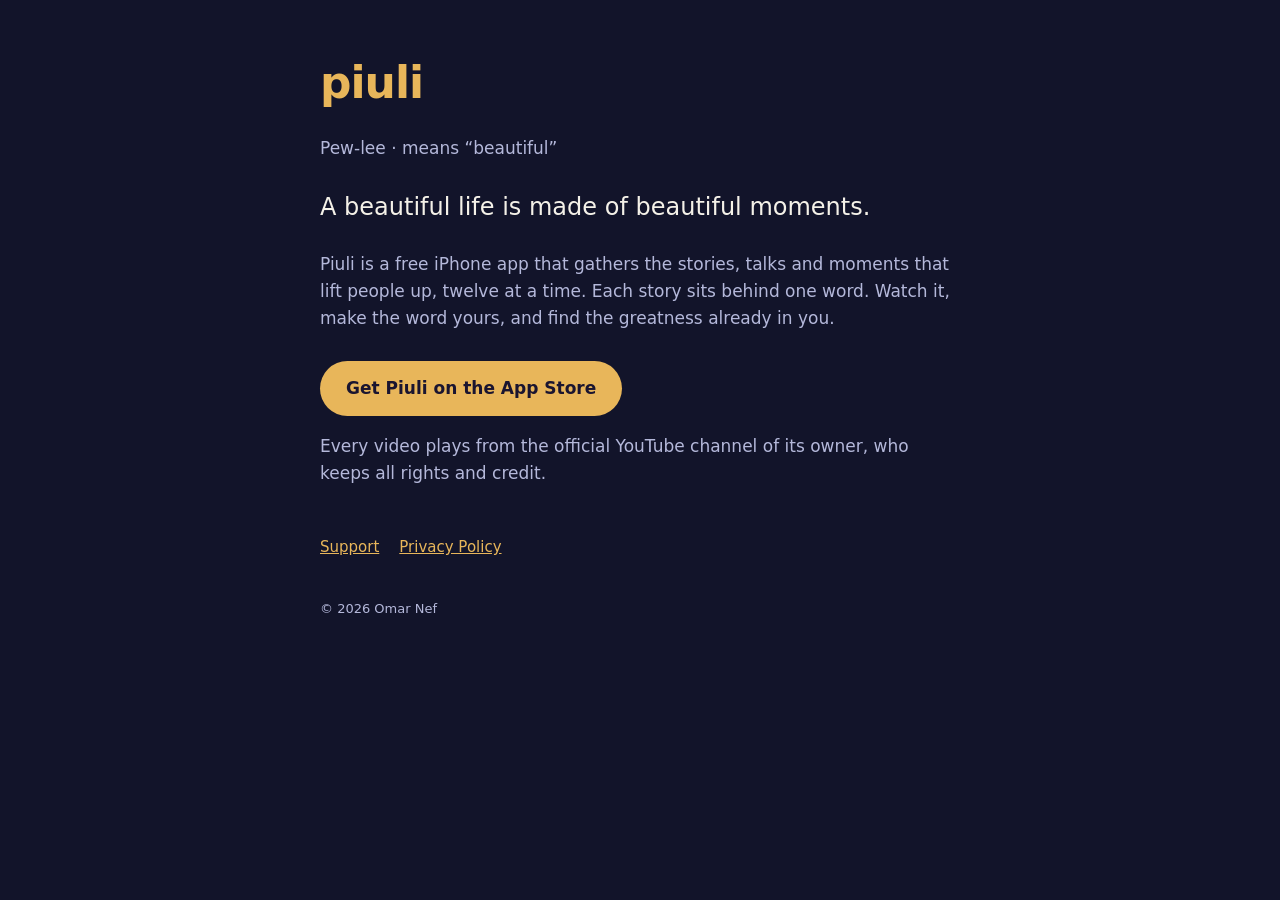
<file: index.html>
<!doctype html><html lang="en"><head><meta charset="utf-8"><meta name="viewport" content="width=device-width,initial-scale=1">
<title>Piuli</title><meta name="description" content="Piuli: stories that lift us, one word at a time."><link rel="stylesheet" href="/style.css"></head>
<body><main>
<h1>piuli</h1><p>Pew-lee · means “beautiful”</p>
<p class="lead">A beautiful life is made of beautiful moments.</p>
<p>Piuli is a free iPhone app that gathers the stories, talks and moments that lift people up, twelve at a time. Each story sits behind one word. Watch it, make the word yours, and find the greatness already in you.</p>
  <p style="margin:28px 0 8px"><a href="https://apps.apple.com/app/piuli/id6826094056" style="display:inline-block;background:#E8B65A;color:#1A1530;font-weight:700;text-decoration:none;padding:14px 26px;border-radius:999px">Get Piuli on the App Store</a></p>
<p>Every video plays from the official YouTube channel of its owner, who keeps all rights and credit.</p>
<nav><a href="/support/">Support</a><a href="/privacy/">Privacy Policy</a></nav>
<footer>© 2026 Omar Nef</footer>
</main></body></html>
</file>
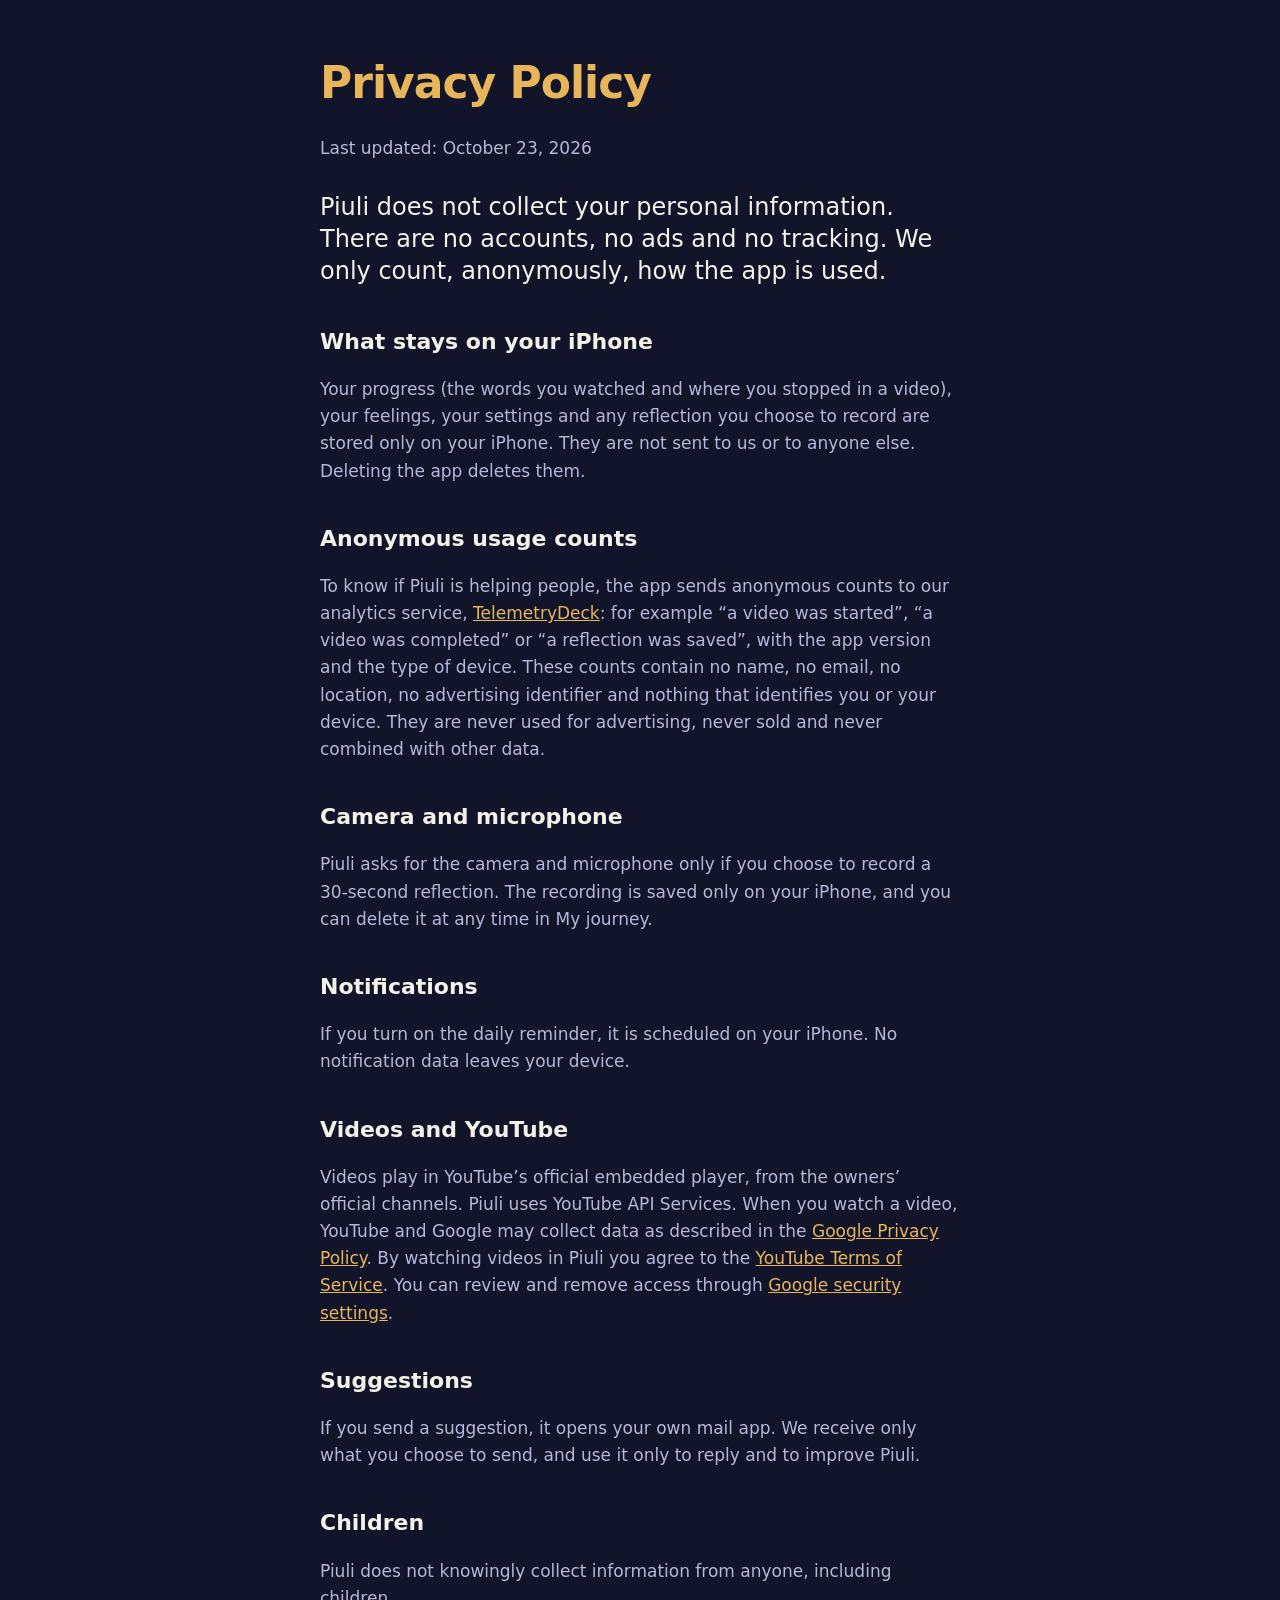
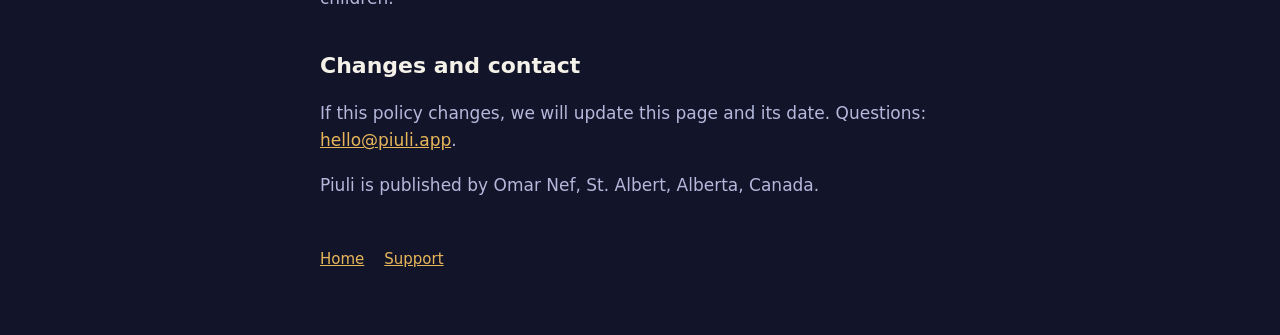
<file: privacy/index.html>
<!doctype html><html lang="en"><head><meta charset="utf-8"><meta name="viewport" content="width=device-width,initial-scale=1">
<title>Piuli Privacy Policy</title><link rel="stylesheet" href="/style.css"></head>
<body><main>
<h1>Privacy Policy</h1>
<p>Last updated: October 23, 2026</p>
<p class="lead">Piuli does not collect your personal information. There are no accounts, no ads and no tracking. We only count, anonymously, how the app is used.</p>
<h2>What stays on your iPhone</h2>
<p>Your progress (the words you watched and where you stopped in a video), your feelings, your settings and any reflection you choose to record are stored only on your iPhone. They are not sent to us or to anyone else. Deleting the app deletes them.</p>
<h2>Anonymous usage counts</h2>
<p>To know if Piuli is helping people, the app sends anonymous counts to our analytics service, <a href="https://telemetrydeck.com/privacy/">TelemetryDeck</a>: for example “a video was started”, “a video was completed” or “a reflection was saved”, with the app version and the type of device. These counts contain no name, no email, no location, no advertising identifier and nothing that identifies you or your device. They are never used for advertising, never sold and never combined with other data.</p>
<h2>Camera and microphone</h2>
<p>Piuli asks for the camera and microphone only if you choose to record a 30-second reflection. The recording is saved only on your iPhone, and you can delete it at any time in My journey.</p>
<h2>Notifications</h2>
<p>If you turn on the daily reminder, it is scheduled on your iPhone. No notification data leaves your device.</p>
<h2>Videos and YouTube</h2>
<p>Videos play in YouTube’s official embedded player, from the owners’ official channels. Piuli uses YouTube API Services. When you watch a video, YouTube and Google may collect data as described in the <a href="https://policies.google.com/privacy">Google Privacy Policy</a>. By watching videos in Piuli you agree to the <a href="https://www.youtube.com/t/terms">YouTube Terms of Service</a>. You can review and remove access through <a href="https://security.google.com/settings/security/permissions">Google security settings</a>.</p>
<h2>Suggestions</h2>
<p>If you send a suggestion, it opens your own mail app. We receive only what you choose to send, and use it only to reply and to improve Piuli.</p>
<h2>Children</h2>
<p>Piuli does not knowingly collect information from anyone, including children.</p>
<h2>Changes and contact</h2>
<p>If this policy changes, we will update this page and its date. Questions: <a href="mailto:hello@piuli.app">hello@piuli.app</a>.</p>
<p>Piuli is published by Omar Nef, St. Albert, Alberta, Canada.</p>
<nav><a href="/">Home</a><a href="/support/">Support</a></nav>
</main></body></html>
</file>
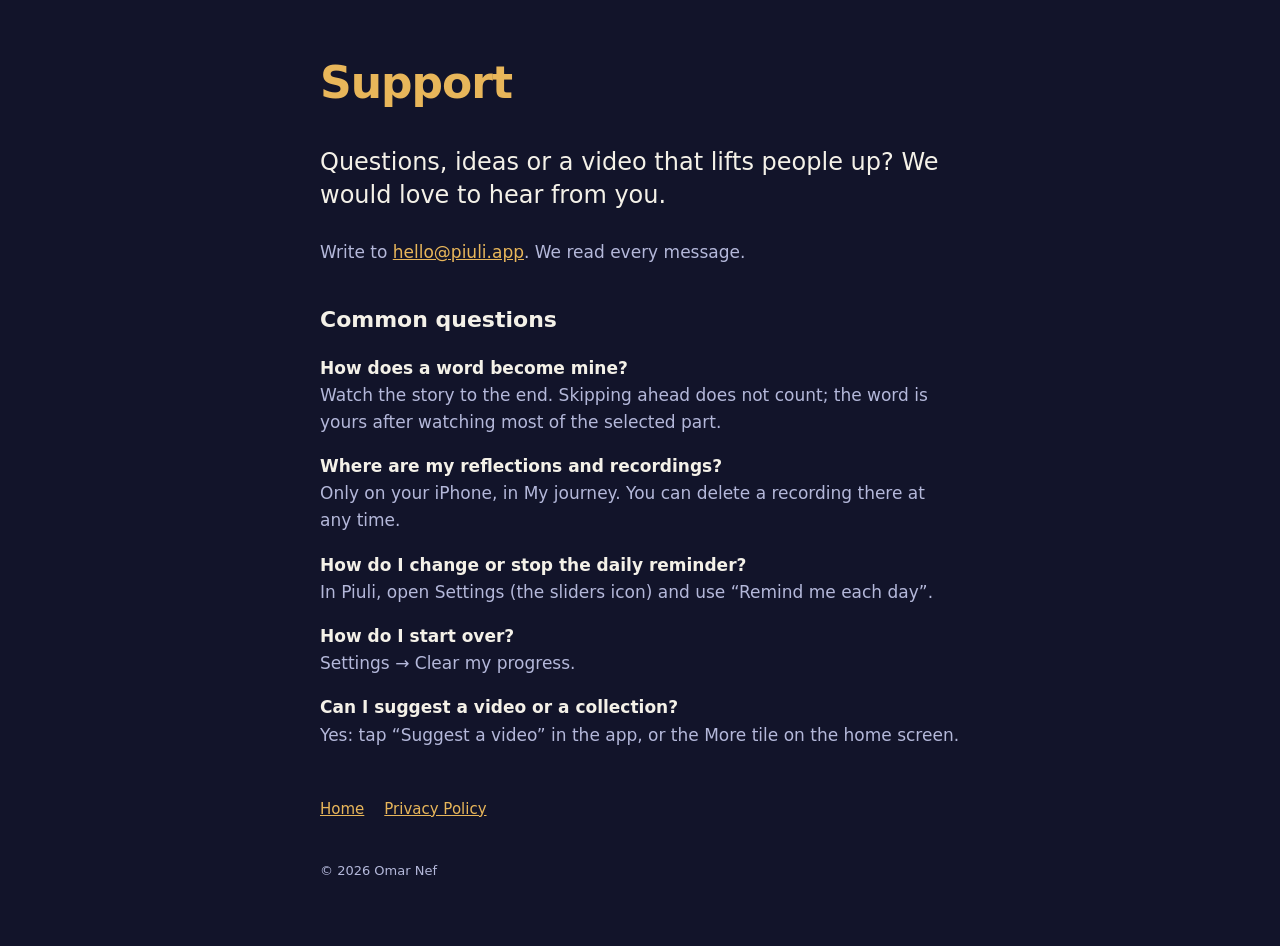
<file: support/index.html>
<!doctype html><html lang="en"><head><meta charset="utf-8"><meta name="viewport" content="width=device-width,initial-scale=1">
<title>Piuli Support</title><link rel="stylesheet" href="/style.css"></head>
<body><main>
<h1>Support</h1>
<p class="lead">Questions, ideas or a video that lifts people up? We would love to hear from you.</p>
<p>Write to <a href="mailto:hello@piuli.app">hello@piuli.app</a>. We read every message.</p>
<h2>Common questions</h2>
<p><strong>How does a word become mine?</strong><br>Watch the story to the end. Skipping ahead does not count; the word is yours after watching most of the selected part.</p>
<p><strong>Where are my reflections and recordings?</strong><br>Only on your iPhone, in My journey. You can delete a recording there at any time.</p>
<p><strong>How do I change or stop the daily reminder?</strong><br>In Piuli, open Settings (the sliders icon) and use “Remind me each day”.</p>
<p><strong>How do I start over?</strong><br>Settings → Clear my progress.</p>
<p><strong>Can I suggest a video or a collection?</strong><br>Yes: tap “Suggest a video” in the app, or the More tile on the home screen.</p>
<nav><a href="/">Home</a><a href="/privacy/">Privacy Policy</a></nav>
<footer>© 2026 Omar Nef</footer>
</main></body></html>
</file>
<file: style.css>
:root{--bg:#12142A;--surface:#1D2045;--text:#F4F1E8;--muted:#B4B8DA;--accent:#E8B65A}
*{box-sizing:border-box}body{margin:0;background:var(--bg);color:var(--text);font:17px/1.6 -apple-system,BlinkMacSystemFont,"Segoe UI",system-ui,sans-serif}
main{max-width:680px;margin:0 auto;padding:48px 20px 64px}
h1{color:var(--accent);font-size:44px;margin:0 0 4px;letter-spacing:-1px}h2{font-size:22px;margin:36px 0 8px}
p,li{color:var(--muted)}a{color:var(--accent)}strong{color:var(--text)}
.lead{font-size:24px;color:var(--text);line-height:1.35;margin:28px 0}
nav{margin-top:48px;font-size:15px;display:flex;gap:20px;flex-wrap:wrap}
footer{margin-top:40px;font-size:13px;color:var(--muted)}
</file>
